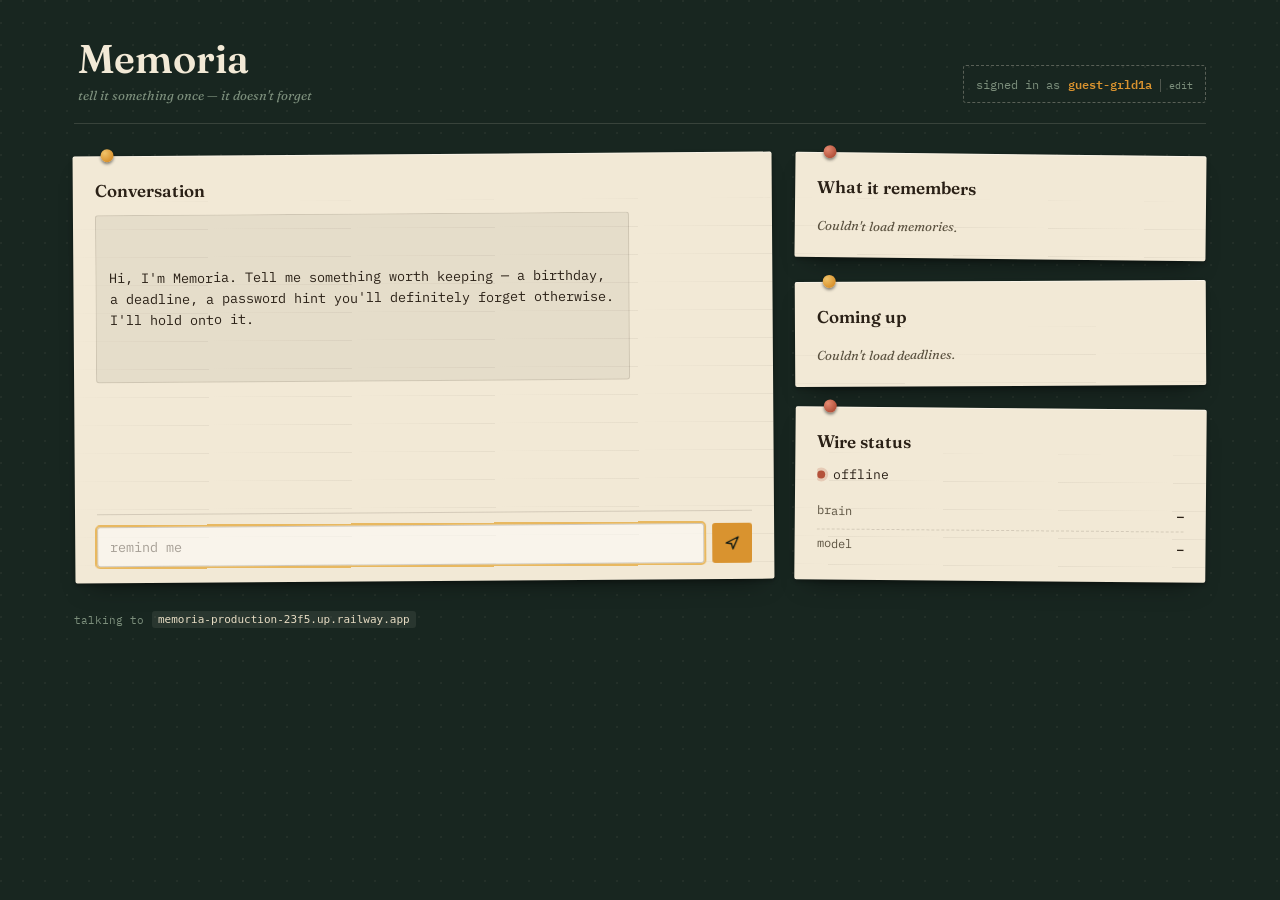
<file: frontend/index.html>
<!DOCTYPE html>
<html lang="en">
<head>
<meta charset="UTF-8">
<meta name="viewport" content="width=device-width, initial-scale=1.0">
<title>Memoria — a bot that remembers all</title>
<link rel="preconnect" href="https://fonts.googleapis.com">
<link rel="preconnect" href="https://fonts.gstatic.com" crossorigin>
<link href="https://fonts.googleapis.com/css2?family=Fraunces:ital,opsz,wght@0,9..144,400;0,9..144,600;1,9..144,500&family=IBM+Plex+Mono:wght@400;500;600&display=swap" rel="stylesheet">
<link rel="stylesheet" href="styles.css">
</head>
<body>

<div class="board">

  <header class="board__header">
    <div class="brand">
      <span class="brand__pin" aria-hidden="true"></span>
      <h1 class="brand__title">Memoria</h1>
      <p class="brand__tag">tell it something once — it doesn't forget</p>
    </div>

    <button class="user-chip" id="userChip" type="button" title="Change who you are">
      <span class="user-chip__label">signed in as</span>
      <span class="user-chip__name" id="userChipName">—</span>
      <span class="user-chip__edit">edit</span>
    </button>
  </header>

  <main class="grid">

    <!-- CHAT CARD -->
    <section class="card card--chat" style="--tilt: -0.4deg">
      <div class="card__pin" aria-hidden="true"></div>
      <h2 class="card__title">Conversation</h2>

      <div class="chat__log" id="chatLog" aria-live="polite">
        <div class="bubble bubble--bot">
          <p>Hi, I'm Memoria. Tell me something worth keeping — a birthday, a deadline, a password hint you'll definitely forget otherwise. I'll hold onto it.</p>
        </div>
      </div>

      <form class="chat__form" id="chatForm">
        <input
          type="text"
          id="chatInput"
          class="chat__input"
          placeholder="remind me"
          autocomplete="off"
        >
        <button type="submit" class="chat__send" id="chatSend" aria-label="Send">
          <svg width="18" height="18" viewBox="0 0 24 24" fill="none"><path d="M4 12L20 4L13 20L11 13L4 12Z" stroke="currentColor" stroke-width="1.8" stroke-linejoin="round"/></svg>
        </button>
      </form>
    </section>

    <!-- MEMORIES CARD -->
    <section class="card card--memories" style="--tilt: 0.6deg">
      <div class="card__pin" aria-hidden="true"></div>
      <h2 class="card__title">What it remembers</h2>
      <div class="card__body" id="memoriesList">
        <p class="empty">Nothing filed away yet.</p>
      </div>
    </section>

    <!-- DEADLINES CARD -->
    <section class="card card--deadlines" style="--tilt: -0.3deg">
      <div class="card__pin" aria-hidden="true"></div>
      <h2 class="card__title">Coming up</h2>
      <div class="card__body" id="deadlinesList">
        <p class="empty">No deadlines on the board.</p>
      </div>
    </section>

    <!-- STATUS CARD -->
    <section class="card card--status" style="--tilt: 0.5deg">
      <div class="card__pin" aria-hidden="true"></div>
      <h2 class="card__title">Wire status</h2>
      <div class="card__body">
        <div class="status-row">
          <span class="status-dot" id="statusDot"></span>
          <span id="statusText">connecting…</span>
        </div>
        <dl class="status-meta">
          <div><dt>brain</dt><dd id="statusBrain">—</dd></div>
          <div><dt>model</dt><dd id="statusModel">—</dd></div>
        </dl>
      </div>
    </section>

  </main>

  <footer class="board__footer">
    <span>talking to</span>
    <code>memoria-production-23f5.up.railway.app</code>
  </footer>

</div>

<script src="app.js"></script>
</body>
</html>
</file>
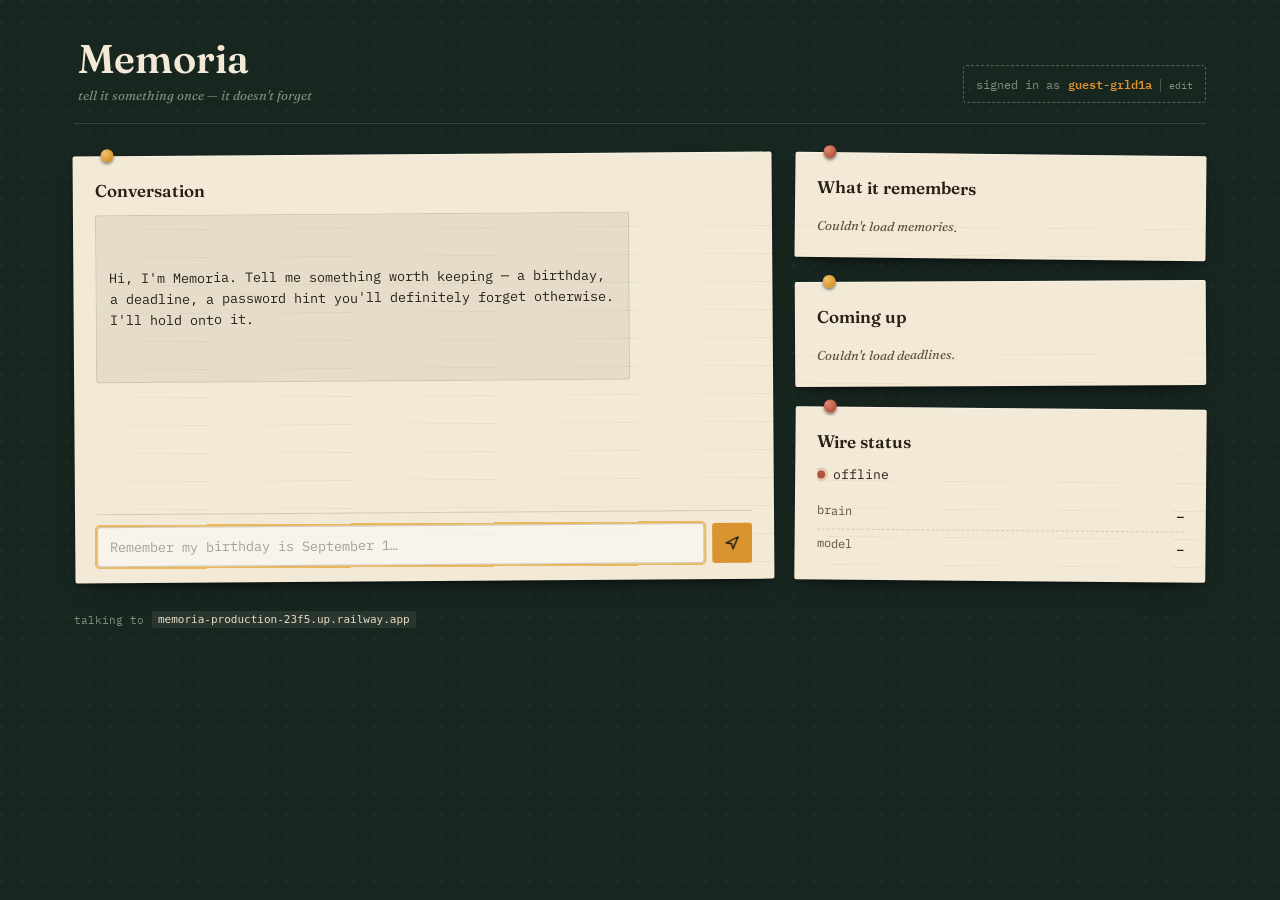
<file: frontend/index (12).html>
<!DOCTYPE html>
<html lang="en">
<head>
<meta charset="UTF-8">
<meta name="viewport" content="width=device-width, initial-scale=1.0">
<title>Memoria — a bot that remembers</title>
<link rel="preconnect" href="https://fonts.googleapis.com">
<link rel="preconnect" href="https://fonts.gstatic.com" crossorigin>
<link href="https://fonts.googleapis.com/css2?family=Fraunces:ital,opsz,wght@0,9..144,400;0,9..144,600;1,9..144,500&family=IBM+Plex+Mono:wght@400;500;600&display=swap" rel="stylesheet">
<link rel="stylesheet" href="styles.css">
</head>
<body>

<div class="board">

  <header class="board__header">
    <div class="brand">
      <span class="brand__pin" aria-hidden="true"></span>
      <h1 class="brand__title">Memoria</h1>
      <p class="brand__tag">tell it something once — it doesn't forget</p>
    </div>

    <button class="user-chip" id="userChip" type="button" title="Change who you are">
      <span class="user-chip__label">signed in as</span>
      <span class="user-chip__name" id="userChipName">—</span>
      <span class="user-chip__edit">edit</span>
    </button>
  </header>

  <main class="grid">

    <!-- CHAT CARD -->
    <section class="card card--chat" style="--tilt: -0.4deg">
      <div class="card__pin" aria-hidden="true"></div>
      <h2 class="card__title">Conversation</h2>

      <div class="chat__log" id="chatLog" aria-live="polite">
        <div class="bubble bubble--bot">
          <p>Hi, I'm Memoria. Tell me something worth keeping — a birthday, a deadline, a password hint you'll definitely forget otherwise. I'll hold onto it.</p>
        </div>
      </div>

      <form class="chat__form" id="chatForm">
        <input
          type="text"
          id="chatInput"
          class="chat__input"
          placeholder="Remember my birthday is September 1…"
          autocomplete="off"
        >
        <button type="submit" class="chat__send" id="chatSend" aria-label="Send">
          <svg width="18" height="18" viewBox="0 0 24 24" fill="none"><path d="M4 12L20 4L13 20L11 13L4 12Z" stroke="currentColor" stroke-width="1.8" stroke-linejoin="round"/></svg>
        </button>
      </form>
    </section>

    <!-- MEMORIES CARD -->
    <section class="card card--memories" style="--tilt: 0.6deg">
      <div class="card__pin" aria-hidden="true"></div>
      <h2 class="card__title">What it remembers</h2>
      <div class="card__body" id="memoriesList">
        <p class="empty">Nothing filed away yet.</p>
      </div>
    </section>

    <!-- DEADLINES CARD -->
    <section class="card card--deadlines" style="--tilt: -0.3deg">
      <div class="card__pin" aria-hidden="true"></div>
      <h2 class="card__title">Coming up</h2>
      <div class="card__body" id="deadlinesList">
        <p class="empty">No deadlines on the board.</p>
      </div>
    </section>

    <!-- STATUS CARD -->
    <section class="card card--status" style="--tilt: 0.5deg">
      <div class="card__pin" aria-hidden="true"></div>
      <h2 class="card__title">Wire status</h2>
      <div class="card__body">
        <div class="status-row">
          <span class="status-dot" id="statusDot"></span>
          <span id="statusText">connecting…</span>
        </div>
        <dl class="status-meta">
          <div><dt>brain</dt><dd id="statusBrain">—</dd></div>
          <div><dt>model</dt><dd id="statusModel">—</dd></div>
        </dl>
      </div>
    </section>

  </main>

  <footer class="board__footer">
    <span>talking to</span>
    <code>memoria-production-23f5.up.railway.app</code>
  </footer>

</div>

<script src="app.js"></script>
</body>
</html>
</file>
<file: frontend/styles.css>
/* =========================================================================
   Memoria — tokens
   Concept: an old corkboard where the bot pins index cards for every fact
   and every deadline it's been told. Dark board, warm paper cards, one
   amber pin accent, typewriter-mono body text.
   ========================================================================= */
:root {
  --board:      #182620;
  --board-deep: #101a15;
  --paper:      #F2E9D6;
  --paper-dim:  #E7DCC3;
  --ink:        #2A2016;
  --ink-soft:   #5B5240;
  --pin-amber:  #D9932F;
  --pin-rust:   #B4523B;
  --thread:     #7C8F7C;
  --focus:      #E8B860;

  --font-display: "Fraunces", "Iowan Old Style", serif;
  --font-mono:    "IBM Plex Mono", ui-monospace, "SFMono-Regular", monospace;

  color-scheme: dark;
}

* { box-sizing: border-box; }

html, body {
  margin: 0;
  padding: 0;
  background: var(--board);
  color: var(--paper);
  font-family: var(--font-mono);
}

body {
  background-image:
    radial-gradient(circle at 1px 1px, rgba(242,233,214,0.05) 1px, transparent 0);
  background-size: 22px 22px;
  min-height: 100vh;
}

:focus-visible {
  outline: 2px solid var(--focus);
  outline-offset: 3px;
}

.board {
  max-width: 1180px;
  margin: 0 auto;
  padding: 34px 24px 48px;
}

/* ---------- header ---------- */
.board__header {
  display: flex;
  align-items: flex-end;
  justify-content: space-between;
  gap: 20px;
  flex-wrap: wrap;
  margin-bottom: 30px;
  padding-bottom: 20px;
  border-bottom: 1px solid rgba(242,233,214,0.15);
}

.brand { position: relative; padding-left: 4px; }

.brand__pin {
  position: absolute;
  left: -4px;
  top: 6px;
  width: 9px;
  height: 9px;
  border-radius: 50%;
  background: var(--pin-rust);
  box-shadow: 0 1px 2px rgba(0,0,0,0.5);
  display: none;
}

.brand__title {
  font-family: var(--font-display);
  font-weight: 600;
  font-size: clamp(28px, 4vw, 40px);
  margin: 0;
  letter-spacing: 0.2px;
  color: var(--paper);
}

.brand__tag {
  margin: 4px 0 0;
  font-size: 13px;
  color: var(--thread);
  font-style: italic;
  font-family: var(--font-display);
}

.user-chip {
  display: flex;
  align-items: baseline;
  gap: 8px;
  background: transparent;
  border: 1px dashed rgba(242,233,214,0.3);
  border-radius: 3px;
  padding: 8px 12px;
  color: var(--paper);
  font-family: var(--font-mono);
  font-size: 12px;
  cursor: pointer;
  transition: border-color 0.15s ease, background 0.15s ease;
}
.user-chip:hover { border-color: var(--pin-amber); background: rgba(217,147,47,0.08); }
.user-chip__label { color: var(--thread); text-transform: lowercase; }
.user-chip__name { color: var(--pin-amber); font-weight: 600; }
.user-chip__edit {
  color: var(--thread);
  font-size: 10px;
  border-left: 1px solid rgba(242,233,214,0.25);
  padding-left: 8px;
}

/* ---------- bento grid ---------- */
.grid {
  display: grid;
  grid-template-columns: minmax(0, 1.7fr) minmax(280px, 1fr);
  grid-template-rows: auto auto auto;
  gap: 22px;
}

.card--chat      { grid-column: 1; grid-row: 1 / span 3; }
.card--memories  { grid-column: 2; grid-row: 1; }
.card--deadlines { grid-column: 2; grid-row: 2; }
.card--status    { grid-column: 2; grid-row: 3; }

/* ---------- card (index card) ---------- */
.card {
  position: relative;
  background: var(--paper);
  color: var(--ink);
  border-radius: 2px;
  padding: 22px 22px 18px;
  transform: rotate(var(--tilt, 0deg));
  box-shadow:
    0 1px 0 rgba(255,255,255,0.4) inset,
    0 14px 24px -14px rgba(0,0,0,0.55),
    0 2px 4px rgba(0,0,0,0.3);
  display: flex;
  flex-direction: column;
  min-height: 0;
}

.card::before {
  /* faint ruled lines, like notebook paper */
  content: "";
  position: absolute;
  inset: 46px 0 0 0;
  background-image: repeating-linear-gradient(
    to bottom,
    transparent 0,
    transparent 27px,
    rgba(42,32,22,0.06) 28px
  );
  pointer-events: none;
  border-radius: inherit;
}

.card__pin {
  position: absolute;
  top: -7px;
  left: 28px;
  width: 13px;
  height: 13px;
  border-radius: 50%;
  background: radial-gradient(circle at 32% 30%, #F0C36A, var(--pin-amber) 70%);
  box-shadow: 0 2px 3px rgba(0,0,0,0.45);
}
.card--memories .card__pin,
.card--status .card__pin { background: radial-gradient(circle at 32% 30%, #E48A72, var(--pin-rust) 70%); }

.card__title {
  font-family: var(--font-display);
  font-weight: 600;
  font-size: 17px;
  margin: 2px 0 14px;
  position: relative;
  z-index: 1;
}

.card__body {
  position: relative;
  z-index: 1;
  overflow-y: auto;
  flex: 1;
  min-height: 0;
}

.empty {
  color: var(--ink-soft);
  font-size: 13px;
  font-style: italic;
  font-family: var(--font-display);
  margin: 6px 0;
}

/* ---------- chat card ---------- */
.card--chat { padding-bottom: 16px; }

.chat__log {
  position: relative;
  z-index: 1;
  flex: 1;
  overflow-y: auto;
  display: flex;
  flex-direction: column;
  gap: 10px;
  padding-right: 4px;
  margin-bottom: 12px;
  min-height: 260px;
}

.bubble {
  max-width: 82%;
  font-size: 13.5px;
  line-height: 1.55;
  padding: 10px 13px;
  border-radius: 3px;
  white-space: pre-wrap;
}
.bubble p { margin: 0; }

.bubble--bot {
  align-self: flex-start;
  background: rgba(42,32,22,0.06);
  border: 1px solid rgba(42,32,22,0.12);
}
.bubble--user {
  align-self: flex-end;
  background: var(--ink);
  color: var(--paper);
}
.bubble--pending { opacity: 0.55; }
.bubble--error {
  align-self: flex-start;
  background: rgba(180,82,59,0.12);
  border: 1px solid rgba(180,82,59,0.4);
  color: var(--pin-rust);
}

.chat__form {
  position: relative;
  z-index: 1;
  display: flex;
  gap: 8px;
  border-top: 1px solid rgba(42,32,22,0.15);
  padding-top: 12px;
}

.chat__input {
  flex: 1;
  font-family: var(--font-mono);
  font-size: 13.5px;
  background: rgba(255,255,255,0.5);
  border: 1px solid rgba(42,32,22,0.2);
  border-radius: 3px;
  padding: 10px 12px;
  color: var(--ink);
}
.chat__input::placeholder { color: rgba(42,32,22,0.4); }
.chat__input:focus-visible { outline-offset: 0; }

.chat__send {
  display: grid;
  place-items: center;
  width: 40px;
  border: none;
  border-radius: 3px;
  background: var(--pin-amber);
  color: var(--board-deep);
  cursor: pointer;
  transition: transform 0.1s ease, background 0.15s ease;
}
.chat__send:hover { background: #E8A63F; }
.chat__send:active { transform: scale(0.94); }
.chat__send:disabled { opacity: 0.5; cursor: default; transform: none; }

/* ---------- memories & deadlines lists ---------- */
.mem-item, .dl-item {
  display: flex;
  align-items: flex-start;
  justify-content: space-between;
  gap: 10px;
  padding: 9px 0;
  border-bottom: 1px dashed rgba(42,32,22,0.18);
  font-size: 12.5px;
}
.mem-item:last-child, .dl-item:last-child { border-bottom: none; }

.mem-item__key {
  display: block;
  text-transform: lowercase;
  color: var(--ink-soft);
  font-size: 10.5px;
  letter-spacing: 0.3px;
}
.mem-item__value { display: block; margin-top: 2px; }

.mem-item__del {
  border: none;
  background: none;
  color: var(--pin-rust);
  font-size: 15px;
  line-height: 1;
  cursor: pointer;
  padding: 2px 4px;
  flex-shrink: 0;
  opacity: 0.55;
}
.mem-item__del:hover { opacity: 1; }

.dl-item__task { display: block; }
.dl-item__due {
  display: block;
  margin-top: 2px;
  color: var(--ink-soft);
  font-size: 10.5px;
}
.dl-item__badge {
  flex-shrink: 0;
  font-size: 9.5px;
  padding: 2px 6px;
  border-radius: 8px;
  align-self: center;
  background: rgba(124,143,124,0.25);
  color: #3F5A45;
  white-space: nowrap;
}
.dl-item__badge--done {
  background: rgba(217,147,47,0.22);
  color: #8A5A16;
}

/* ---------- status card ---------- */
.status-row {
  display: flex;
  align-items: center;
  gap: 8px;
  font-size: 13px;
  margin-bottom: 14px;
  position: relative;
  z-index: 1;
}
.status-dot {
  width: 8px;
  height: 8px;
  border-radius: 50%;
  background: var(--ink-soft);
  flex-shrink: 0;
}
.status-dot--ok { background: #4C7A52; box-shadow: 0 0 0 3px rgba(76,122,82,0.2); }
.status-dot--bad { background: var(--pin-rust); box-shadow: 0 0 0 3px rgba(180,82,59,0.2); }

.status-meta {
  position: relative;
  z-index: 1;
  margin: 0;
  font-size: 12px;
}
.status-meta > div {
  display: flex;
  justify-content: space-between;
  padding: 6px 0;
  border-bottom: 1px dashed rgba(42,32,22,0.15);
}
.status-meta > div:last-child { border-bottom: none; }
.status-meta dt { color: var(--ink-soft); }
.status-meta dd { margin: 0; font-weight: 600; }

/* ---------- footer ---------- */
.board__footer {
  margin-top: 30px;
  display: flex;
  gap: 8px;
  align-items: center;
  font-size: 11px;
  color: var(--thread);
}
.board__footer code {
  color: var(--paper-dim);
  background: rgba(242,233,214,0.08);
  padding: 2px 6px;
  border-radius: 3px;
}

/* ---------- responsive ---------- */
@media (max-width: 860px) {
  .grid {
    grid-template-columns: 1fr;
  }
  .card--chat, .card--memories, .card--deadlines, .card--status {
    grid-column: 1;
  }
  .card--chat { grid-row: 1; }
  .card--memories { grid-row: 2; }
  .card--deadlines { grid-row: 3; }
  .card--status { grid-row: 4; }
  .card { transform: none; }
  .chat__log { min-height: 200px; }
}

@media (prefers-reduced-motion: reduce) {
  * { transition: none !important; }
}
</file>
